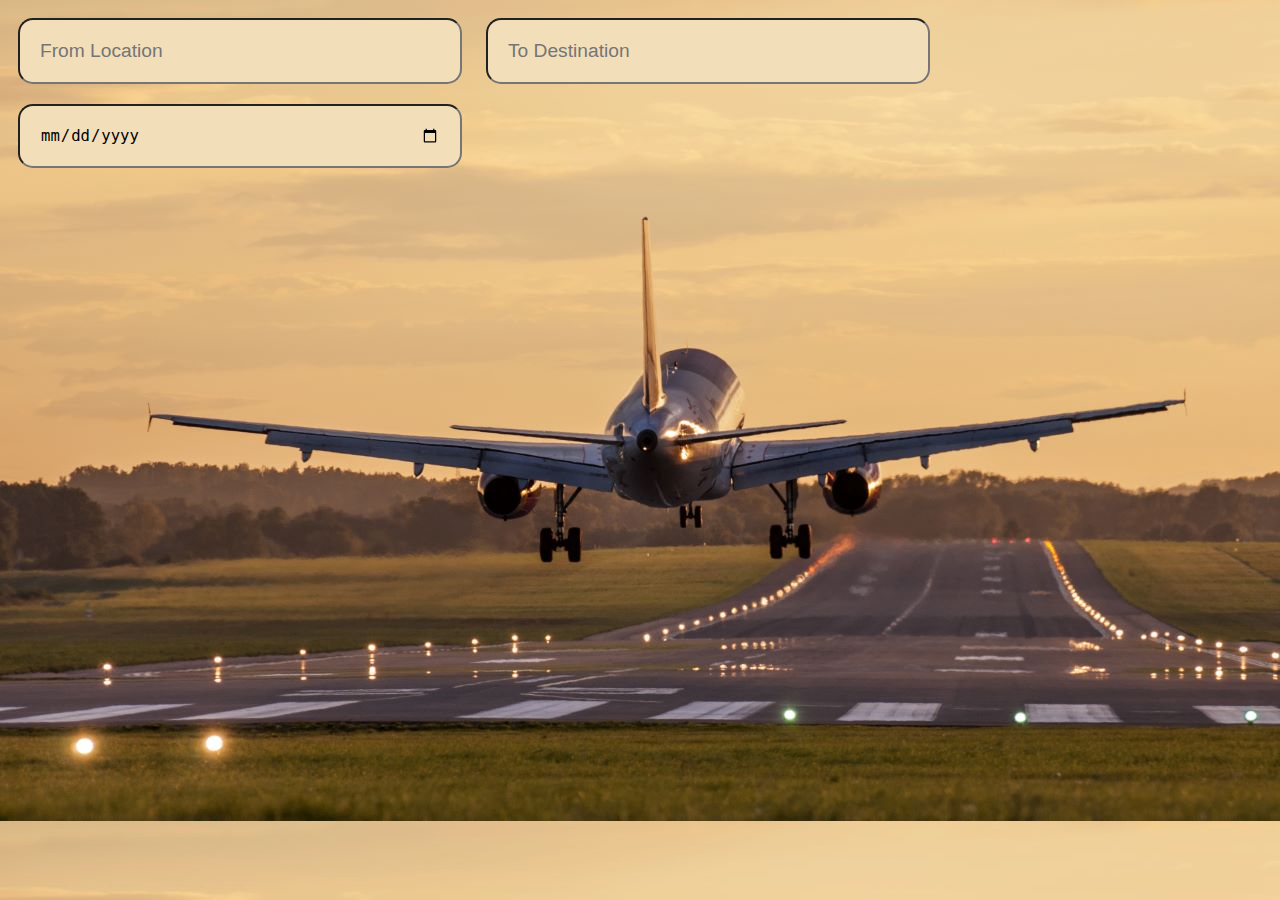
<file: flight.html>
<!DOCTYPE html>
<html lang="en">
<head>
    <meta charset="UTF-8">
    <meta http-equiv="X-UA-Compatible" content="IE=edge">
    <meta name="viewport" content="width=device-width, initial-scale=1.0">
    <title>Flights | Home</title>
    <style>
        body{
            background: url(flights1.jpeg);
        }
        input{
            font-size: larger;
            padding: 20px;
            margin: 10px;
            background-color: #F3DEBA;
            border-radius: 15px;
            width: 400px;
            left: 0;
            right: 0;
            bottom: 0;
            top: 0;
        }
    </style>
</head>

<body>
    <input type="text" placeholder="From Location">
    <input type="text" placeholder="To Destination">
    <input type="date">
    
</body>
</html>
</file>
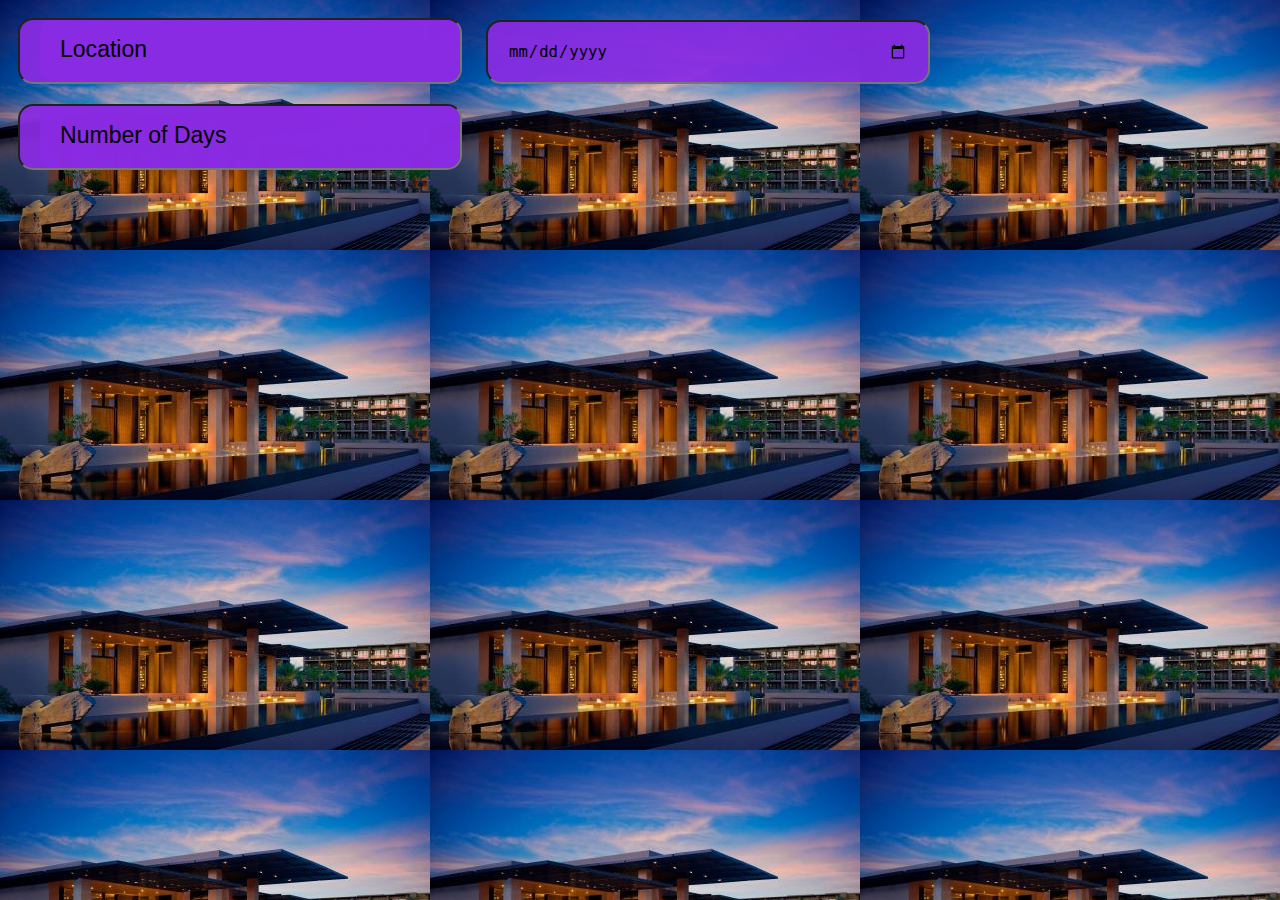
<file: hotels.html>
<!DOCTYPE html>
<html lang="en">
<head>
    <meta charset="UTF-8">
    <meta http-equiv="X-UA-Compatible" content="IE=edge">
    <meta name="viewport" content="width=device-width, initial-scale=1.0">
    <title>Hotels | Home</title>
    <style>
        body{
            background: url(hotels1.jpeg);
        }
        input,::placeholder{
            color: black;
            padding: 20px;
            font-size: larger;
            margin: 10px;
            background-color: rgba(137, 43, 226, 0.933);
            border-radius: 15px;
            width: 400px;
            left: 0;
            right: 0;
            bottom: 0;
            top: 0;
        }
    </style>
</head>

<body>
    <input type="text" placeholder="Location" style="color: black;">
    
    <input type="date">
    <input type="text" placeholder="Number of Days">
    
</body>
</html>
</file>
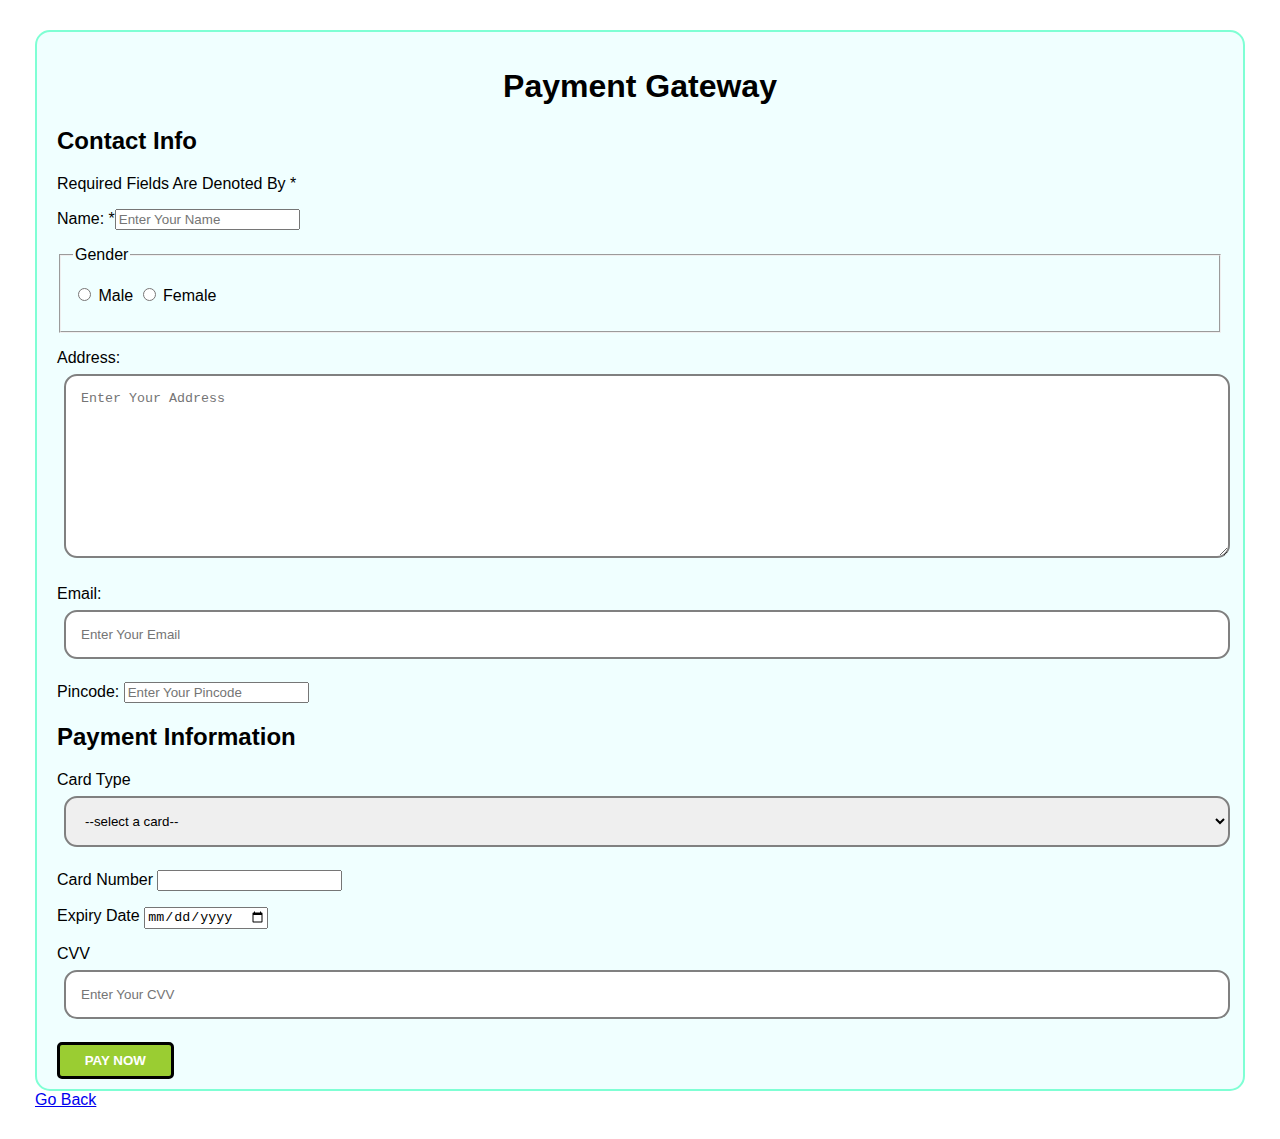
<file: payment.html>
<!DOCTYPE html>
<html lang="en">
<head>
    <meta charset="UTF-8">
    <meta http-equiv="X-UA-Compatible" content="IE=edge">
    <meta name="viewport" content="width=device-width, initial-scale=1.0">
    <link rel="stylesheet" href="payment.css">
    <title>payment portal</title>
    <style>
        .address{
            color: blueviolet;
        }
    </style>
</head>

<body>
    <div class="container">
    <form action="">
        <h1 style="text-align: center;">payment gateway</h1>

        <h2>contact info</h2>
        <p>Required fields are denoted by *</p>
        <p>Name: *<input type="text" name="name" required placeholder="Enter Your Name"></p>
        <fieldset>
            <legend class="overflow">Gender</legend>
        <p><input type="radio" name="gender" id="male"> Male
         <input type="radio" name="gender" id="female"> Female</p>
    </fieldset>
    <p>
        address: <textarea name="Address" style="text-transform: capitalize;" id="Address" cols="30" rows="10"  placeholder="Enter your Address"></textarea>
    </p>
    <p>email: <input type="email" name="email" id="email" required placeholder="Enter Your Email"></p>
    <p>pincode: <input type="number" name="pincode" id="pincode" placeholder="Enter Your Pincode"></p>
    <h2>payment information</h2>
    <p>Card Type
    <select name="card-type" id="card-type">
        <option value="" style="text-transform: capitalize;">--select a card--</option>
        <option value="visa" >visa</option>
        <option value="rupay">rupay</option>
    </select>
    </p>
    <p>
        card number <input type="number" name="card-number" id="card-number">

    </p>
    <p>
        expiry date <input type="date" name="exp-date" id="exp-date">

    </p>
    <p>
        CVV <input type="password" name="cvv" id="cvv" placeholder="Enter Your CVV">
    </p>
    <input type="submit" value="PAY NOW" >
    </form>
</div>
<a href="index.html">Go Back</a>
</body>
</html>
</file>
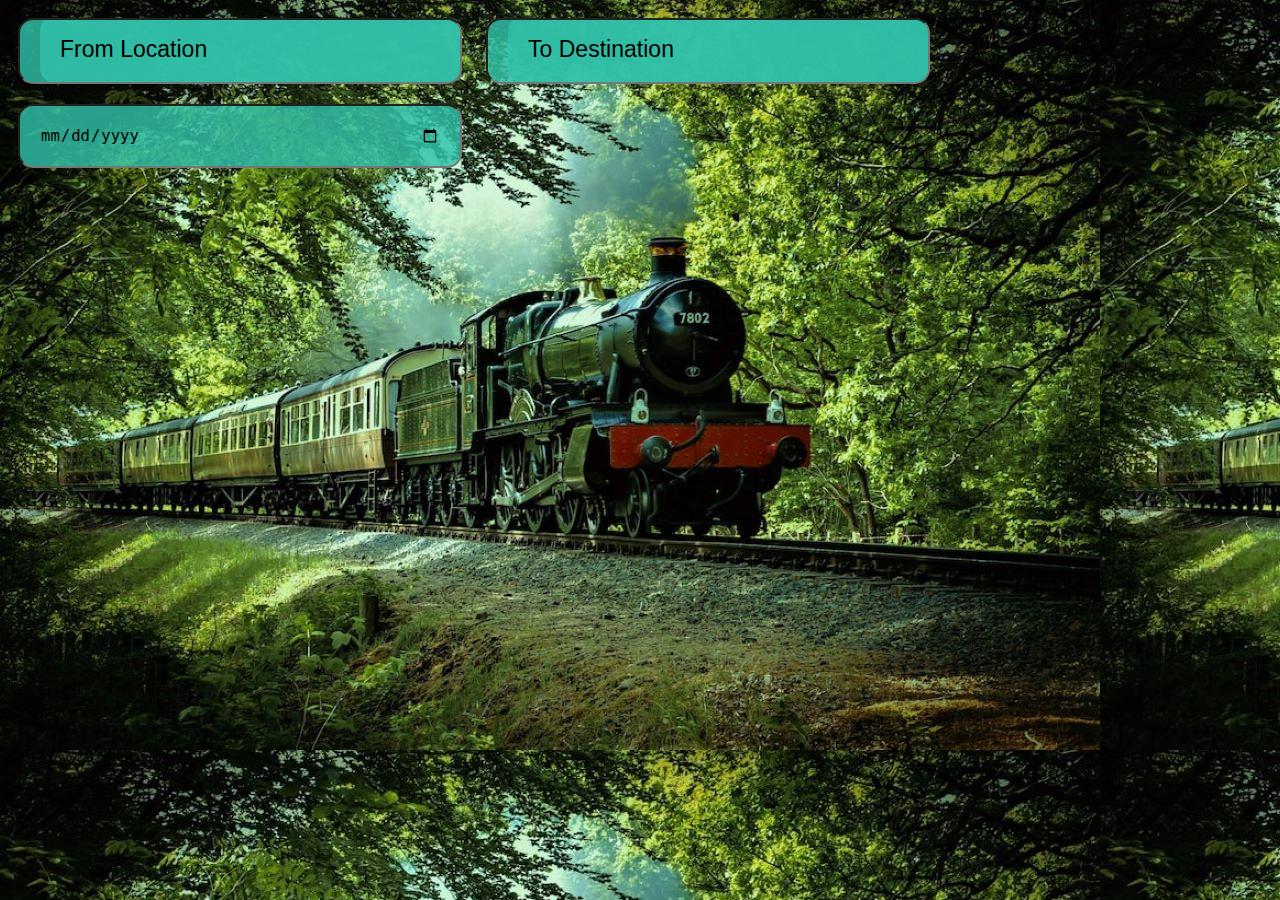
<file: train.html>
<!DOCTYPE html>
<html lang="en">
<head>
    <meta charset="UTF-8">
    <meta http-equiv="X-UA-Compatible" content="IE=edge">
    <meta name="viewport" content="width=device-width, initial-scale=1.0">
    <title>Trains | Home</title>
    <style>
        body{
            background: url(trains1.jpeg);
        }
        input,::placeholder{
            font-size: larger;
            color: black;
            padding: 20px;
            margin: 10px;
            background-color: #30c1a9d2;
            border-radius: 15px;
            width: 400px;
            left: 0;
            right: 0;
            bottom: 0;
            top: 0;
        }
    </style>
</head>

<body>
    <input type="text" placeholder="From Location">
    <input type="text" placeholder="To Destination">
    <input type="date">
    
</body>
</html>
</file>
<file: payment.css>
* {
    box-sizing: border-box;
}

body {
    font-family: Verdana, Geneva, Tahoma, sans-serif;
    margin: 15px 20px;
    padding: 15px;
    text-transform: capitalize;
}

.container {
    background-color: azure;
    padding: 15px 20px 10px 20px ;
    border: 2px solid aquamarine;
    border-radius: 15px;
}
.overflow{
    overflow: hidden;
}

input[type="name"],
input[type= "password"],
input[type= "email"],
input[type= "pincode"],
section,
select,
textarea{
    padding: 15px;
    width: 100%;
    border: 2px solid gray;
    border-radius: 13px;
    margin: 7px;
}
input[type="submit"]{
    text-align: center;
    background-color: yellowgreen;
    border: 3px solid black;
    padding: 8px;
    border-radius: 5px;
    color: white;
    cursor: pointer;
    width: 10%;
    font-weight: bold;
}
input:hover{
    color: black;
    background-color: aqua;
}
</file>
